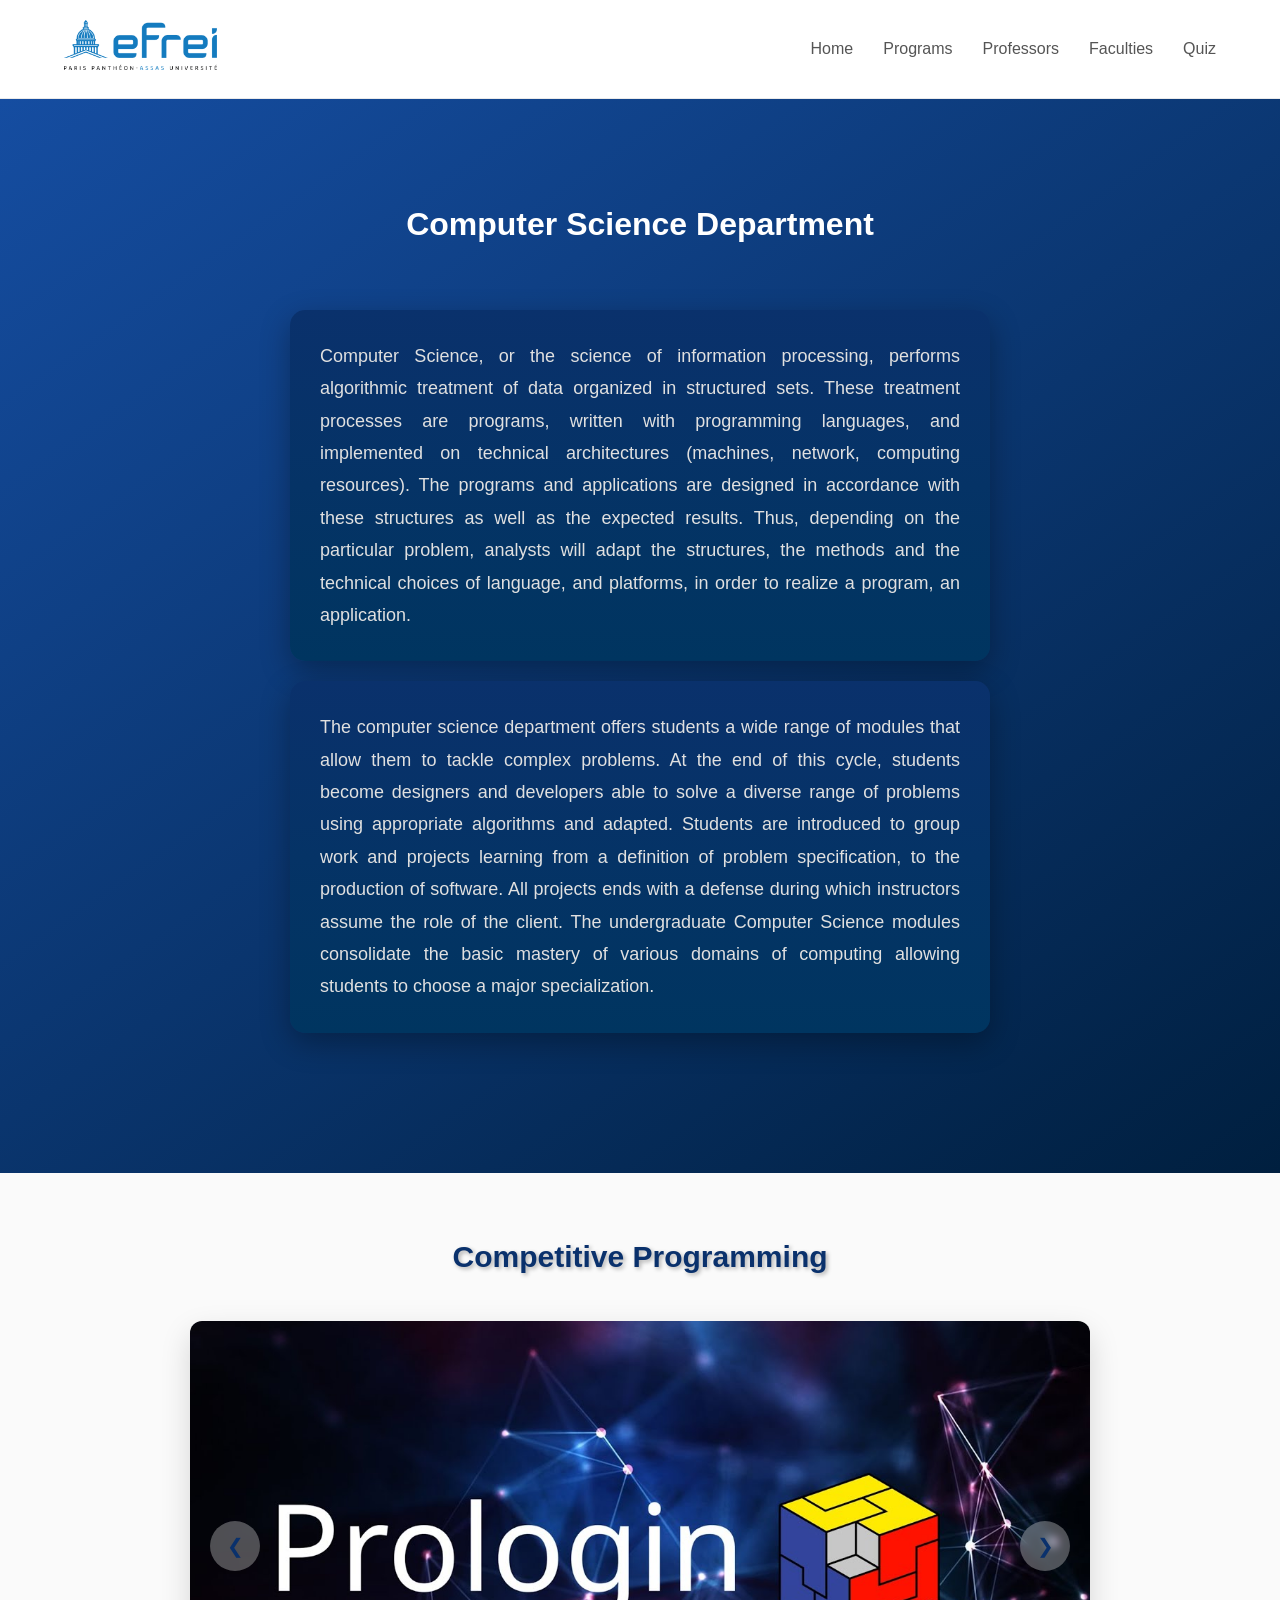
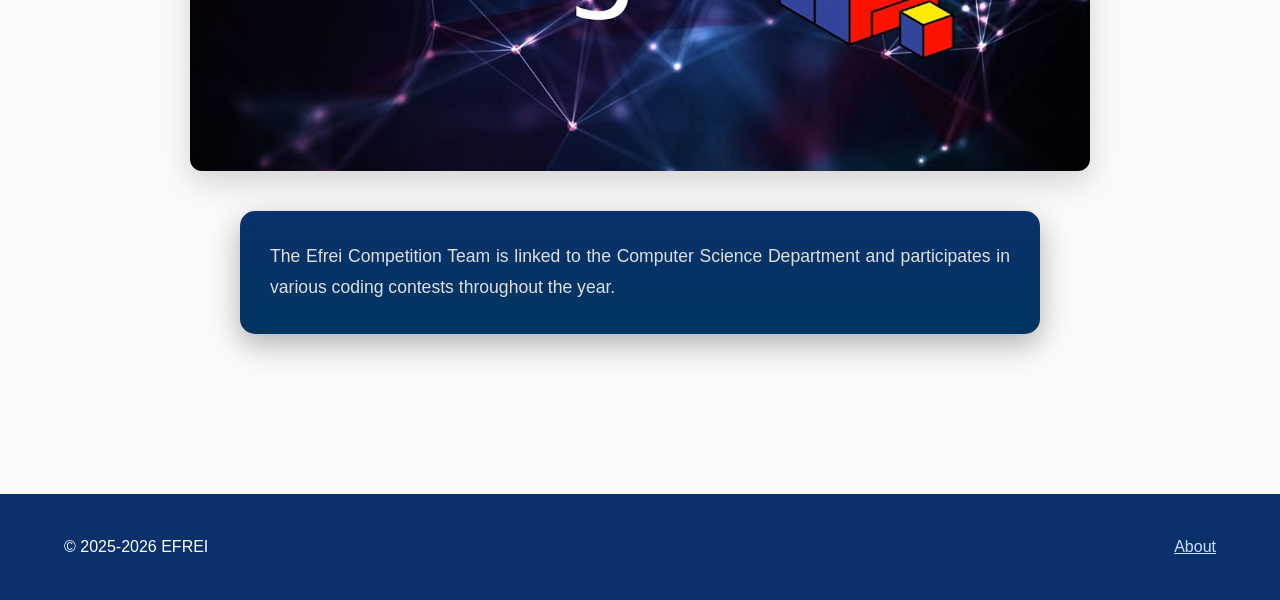
<file: index.html>
<!DOCTYPE html>
<html lang="en">
<head>
  <meta charset="utf-8">
  <meta name="viewport" content="width=device-width, initial-scale=1">
  <meta http-equiv="refresh" content="0; url=html/index.html">
  <title>Computer Science Department project</title>
</head>
<body>
  <p>Continue to the <a href="html/index.html">student website</a>.</p>
</body>
</html>
</file>
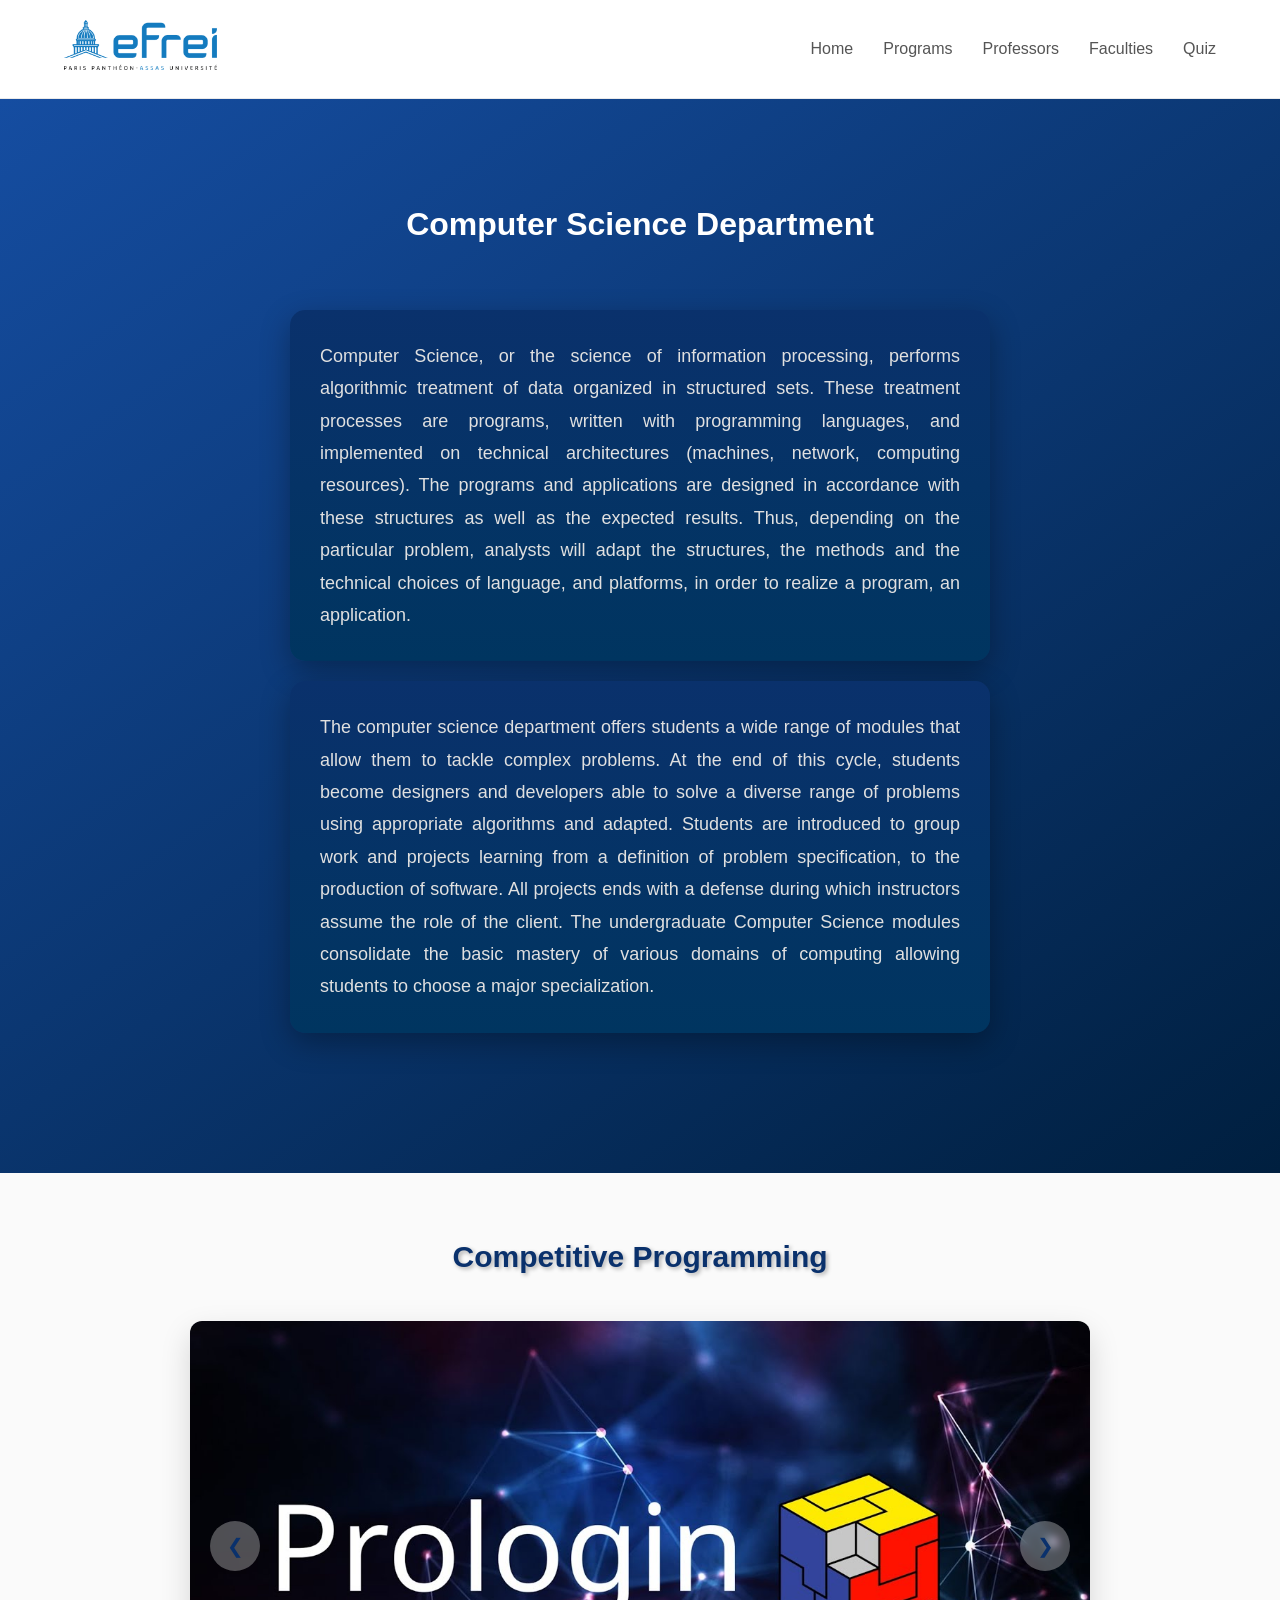
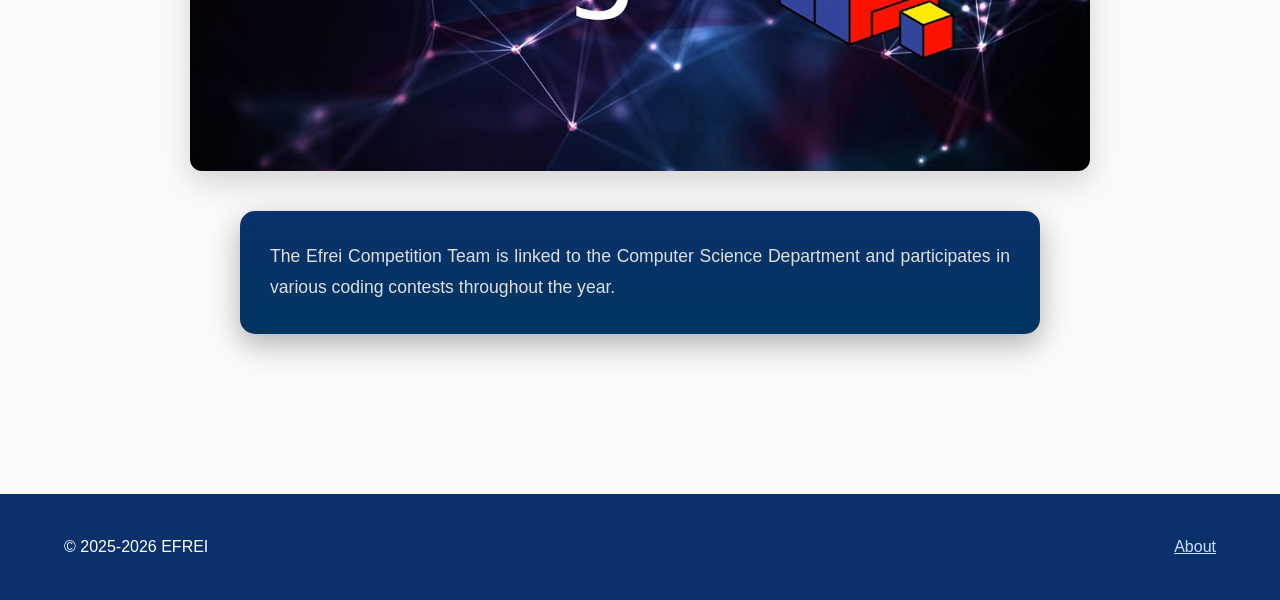
<file: html/index.html>
<!DOCTYPE html>
<html lang="en">
<head>
    <meta charset="UTF-8">
    <meta name="viewport" content="width=device-width, initial-scale=1.0">
    <title>EFREI - CS Department</title>
    <link rel="stylesheet" href="../css/style.css">
</head>
<body>

    <header>
        <div class="header-container">
            <div class="logo">
                <a href="index.html">
                    <img src="../assets/logo_efrei.png" alt="Efrei Logo">
                </a>
            </div>
            <nav class="main-nav">
                <ul>
                    <li><a href="index.html" class="active">Home</a></li>
                    <li><a href="programs.html">Programs</a></li>
                    <li><a href="professors.html">Professors</a></li>
                    <li><a href="faculties.html">Faculties</a></li>
                    <li><a href="quiz.html">Quiz</a></li>
                </ul>
            </nav>
        </div>
    </header>

    <main>
        <section class="home-section">
            <h1>Computer Science Department</h1>
            <div class="container-group">
                <p class="text-container">Computer Science, or the science of information processing, performs algorithmic treatment of data organized in structured sets. These treatment processes are programs, written with programming languages, and implemented on technical architectures (machines, network, computing resources). The programs and applications are designed in accordance with these structures as well as the expected results. Thus, depending on the particular problem, analysts will adapt the structures, the methods and the technical choices of language, and platforms, in order to realize a program, an application.</p>
                <p class="text-container">The computer science department offers students a wide range of modules that allow them to tackle complex problems. At the end of this cycle, students become designers and developers able to solve a diverse range of problems using appropriate algorithms and adapted. Students are introduced to group work and projects learning from a definition of problem specification, to the production of software. All projects ends with a defense during which instructors assume the role of the client. The undergraduate Computer Science modules consolidate the basic mastery of various domains of computing allowing students to choose a major specialization.</p>
            </div>
        </section>

        <section class="carousel-section">
            <h2>Competitive Programming</h2>
            <div class="carousel-container">
                <div class="carousel-slide">
                    <img src="../assets/prologin-image.jpg" alt="Prologin Event">
                    <img src="../assets/ndc-image.jpg" alt="NDC Event">
                    <img src="../assets/mdf-image.jpg" alt="MDF Event">
                </div>
                <div class="carousel-controls">
                    <button class="prevBtn">&#10094;</button>
                    <button class="nextBtn">&#10095;</button>
                </div>
            </div>
        <p class="text-container">The Efrei Competition Team is linked to the Computer Science Department and participates in various coding contests throughout the year.</p>
        </section>
    </main>

    <footer>
        <div class="footer-container">
            <p>&copy; 2025-2026 EFREI</p>
            <nav class="footer-nav">
                <ul>
                    <li><a href="about.html">About</a></li>
                </ul>
            </nav>
        </div>
    </footer>
    <script src="../js/carousel.js"></script>
</body>
</html>
</file>
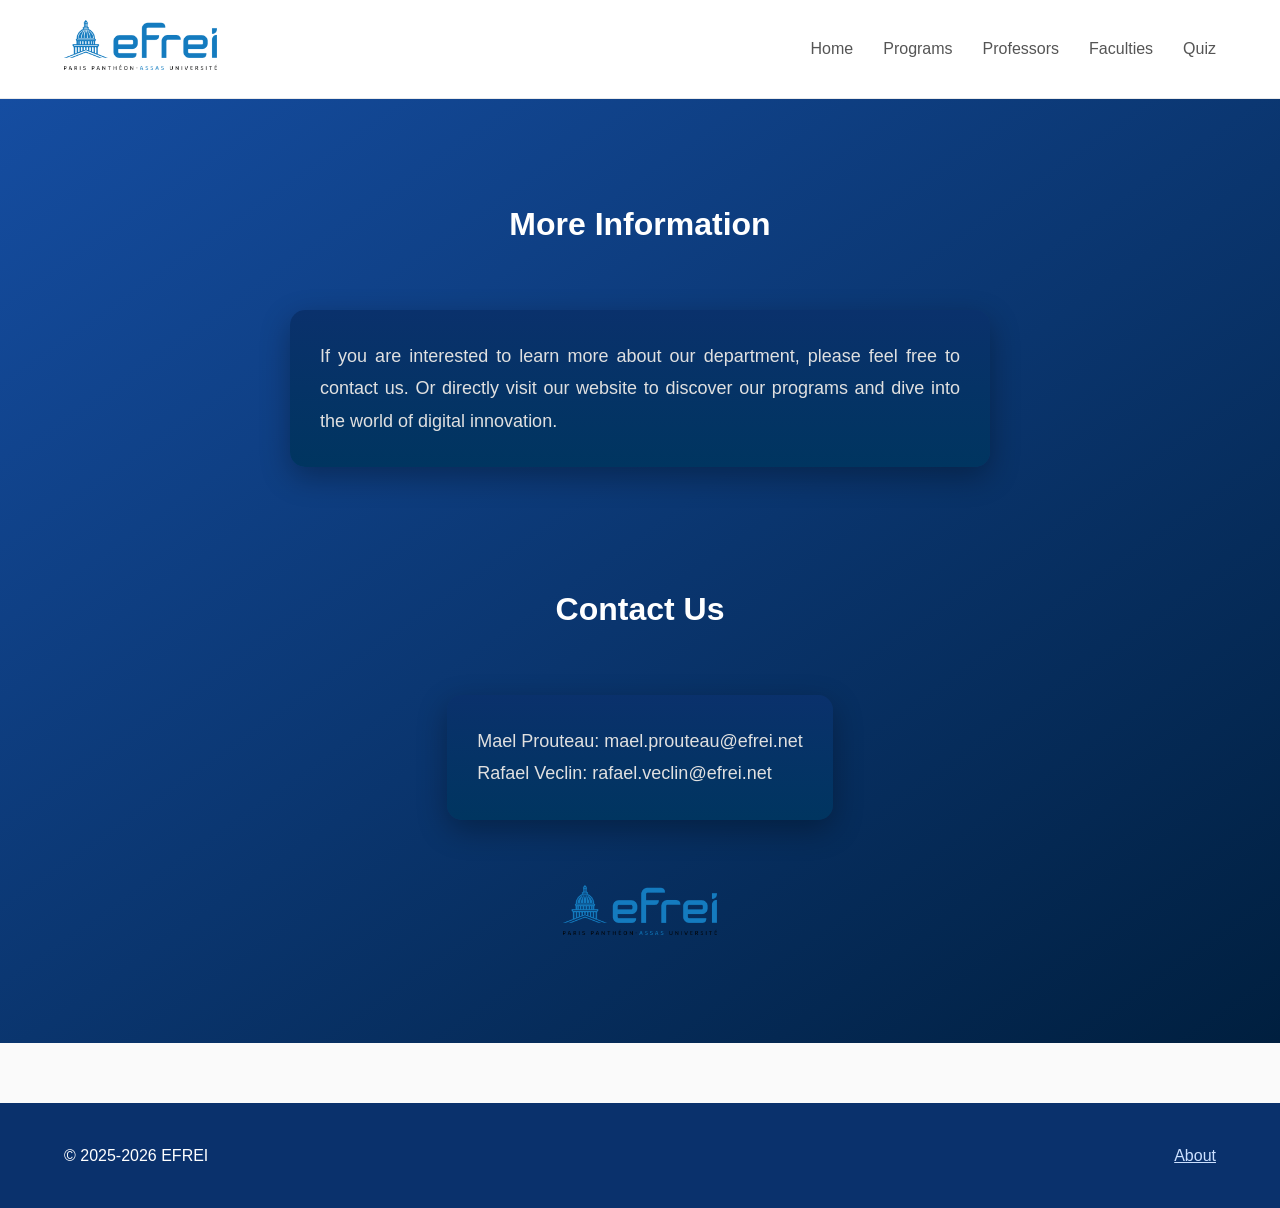
<file: html/about.html>
<!DOCTYPE html>
<html lang="en">
<head>
    <meta charset="UTF-8">
    <meta name="viewport" content="width=device-width, initial-scale=1.0">
    <title>About</title>
    <link rel="stylesheet" href="../css/style.css">
</head>
<body>

    <header>
        <div class="header-container">
            <div class="logo">
                <a href="index.html">
                    <img src="../assets/logo_efrei.png" alt="Efrei Logo">
                </a>
            </div>
            <nav class="main-nav">
                <ul>
                    <li><a href="index.html" class="active">Home</a></li>
                    <li><a href="programs.html">Programs</a></li>
                    <li><a href="professors.html">Professors</a></li>
                    <li><a href="faculties.html">Faculties</a></li>
                    <li><a href="quiz.html">Quiz</a></li>
                </ul>
            </nav>
        </div>
    </header>

    <main>
        <section class="home-section">
            <h1>More Information</h1>
            <div class="container-group">
                <p class = "text-container">If you are interested to learn more about our department, please feel free to contact us.
                Or directly visit our website to discover our programs and dive into the world of digital innovation.</p>
            </div>

            <br>
            <br>
            <br>

            <h1>Contact Us</h1>

            <div class="container-group">
                <p class = "text-container">
                    Mael Prouteau: mael.prouteau@efrei.net
                    <br>
                    Rafael Veclin: rafael.veclin@efrei.net
                </p>
            </div>

            <br>
            <div class="logo">
                <a href="https://www.efrei.fr">
                    <img src="../assets/logo_efrei.png" alt="Efrei Logo">
                </a>
            </div>
        </section>
    </main>

    <footer>
        <div class="footer-container">
            <p>&copy; 2025-2026 EFREI</p>
            <nav class="footer-nav">
                <ul>
                    <li><a href="about.html">About</a></li>
                </ul>
            </nav>
        </div>
    </footer>
</body>
</html>
</file>
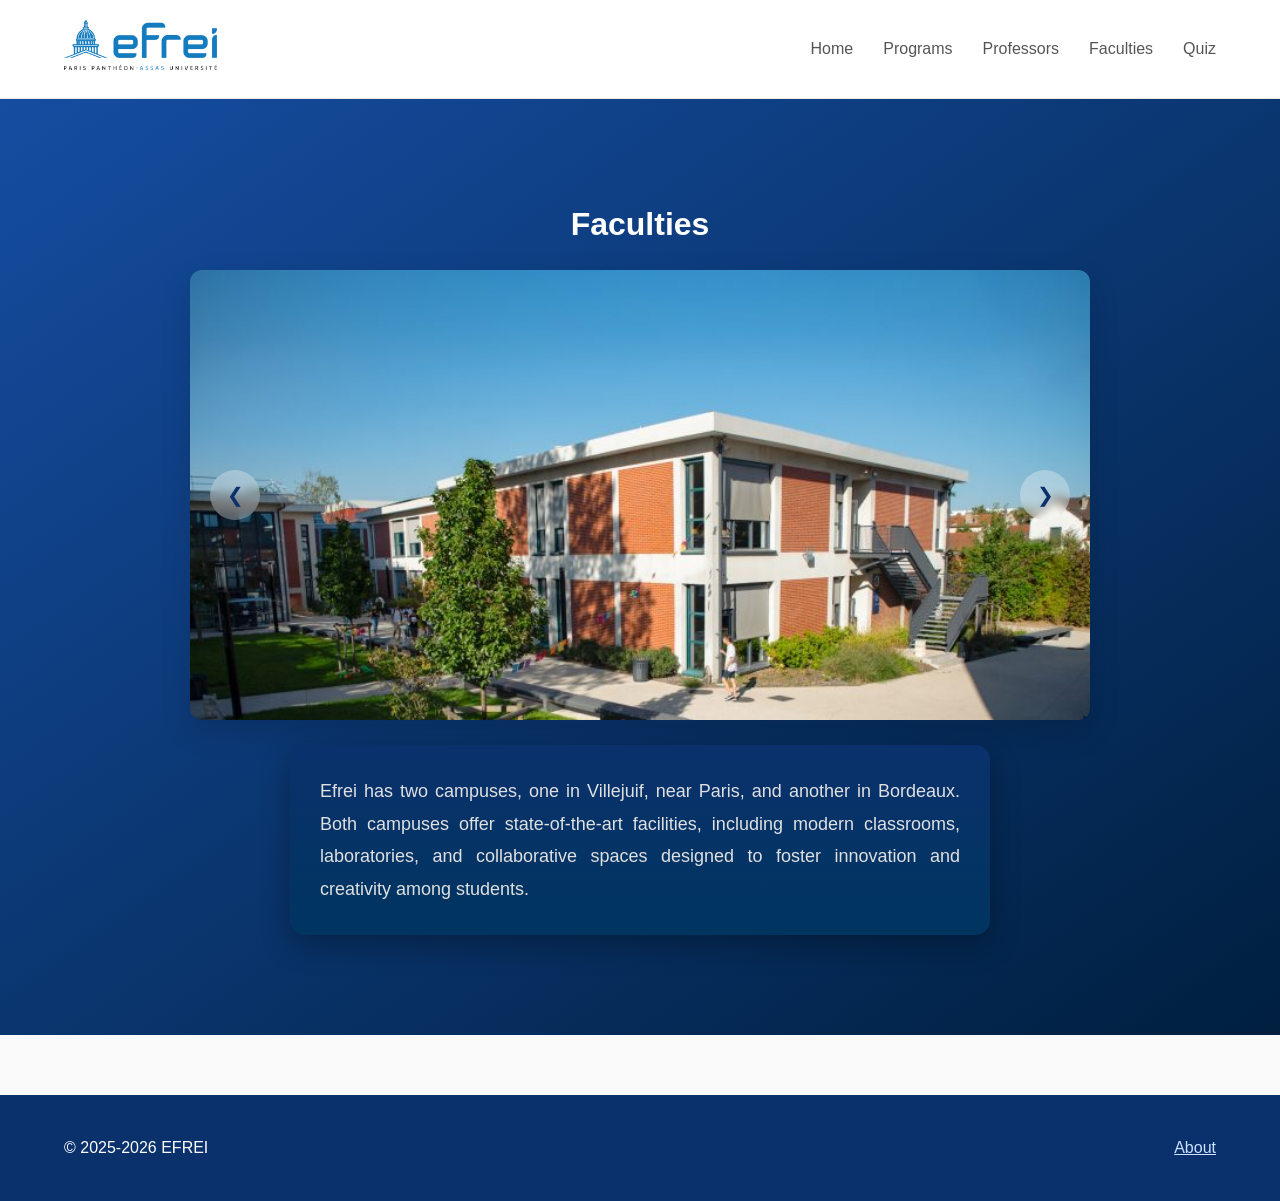
<file: html/faculties.html>
<!DOCTYPE html>
<html lang="en">
<head>
    <meta charset="UTF-8">
    <meta name="viewport" content="width=device-width, initial-scale=1.0">
    <title>Faculties</title>
    <link rel="stylesheet" href="../css/style.css">
</head>
<body>

    <header>
        <div class="header-container">
            <div class="logo">
                <a href="index.html">
                    <img src="../assets/logo_efrei.png" alt="Efrei Logo">
                </a>
            </div>
            <nav class="main-nav">
                <ul>
                    <li><a href="index.html" class="active">Home</a></li>
                    <li><a href="programs.html">Programs</a></li>
                    <li><a href="professors.html">Professors</a></li>
                    <li><a href="faculties.html">Faculties</a></li>
                    <li><a href="quiz.html">Quiz</a></li>
                </ul>
            </nav>
        </div>
    </header>

    <main>
        <section class="carousel-section, home-section" >
            <h1>Faculties</h1>

            <div class="carousel-container">
                <div class="carousel-slide">
                    <img src="../assets/efrei-batiment.jpg" alt="Campus Efrei">
                    <img src="../assets/photo-efrei.jpg" alt="Campus Efrei">
                    <img src="../assets/efreicampusbordeauxentree.jpg" alt="Campus Efrei Bordeaux">
                </div>
                <div class="carousel-controls">
                    <button class="prevBtn">&#10094;</button>
                    <button class="nextBtn">&#10095;</button>
                </div>
            </div>

            <br>

            <p class="text-container">Efrei has two campuses, one in Villejuif, near Paris, and another in Bordeaux. Both campuses offer state-of-the-art facilities, 
                including modern classrooms, laboratories, and collaborative spaces designed to foster innovation and creativity among students.</p>
        </section>

    </main>

    <footer>
        <div class="footer-container">
            <p>&copy; 2025-2026 EFREI</p>
            <nav class="footer-nav">
                <ul>
                    <li><a href="about.html">About</a></li>
                </ul>
            </nav>
        </div>
    </footer>
    <script src="../js/carousel.js"></script>
</body>
</html>
</file>
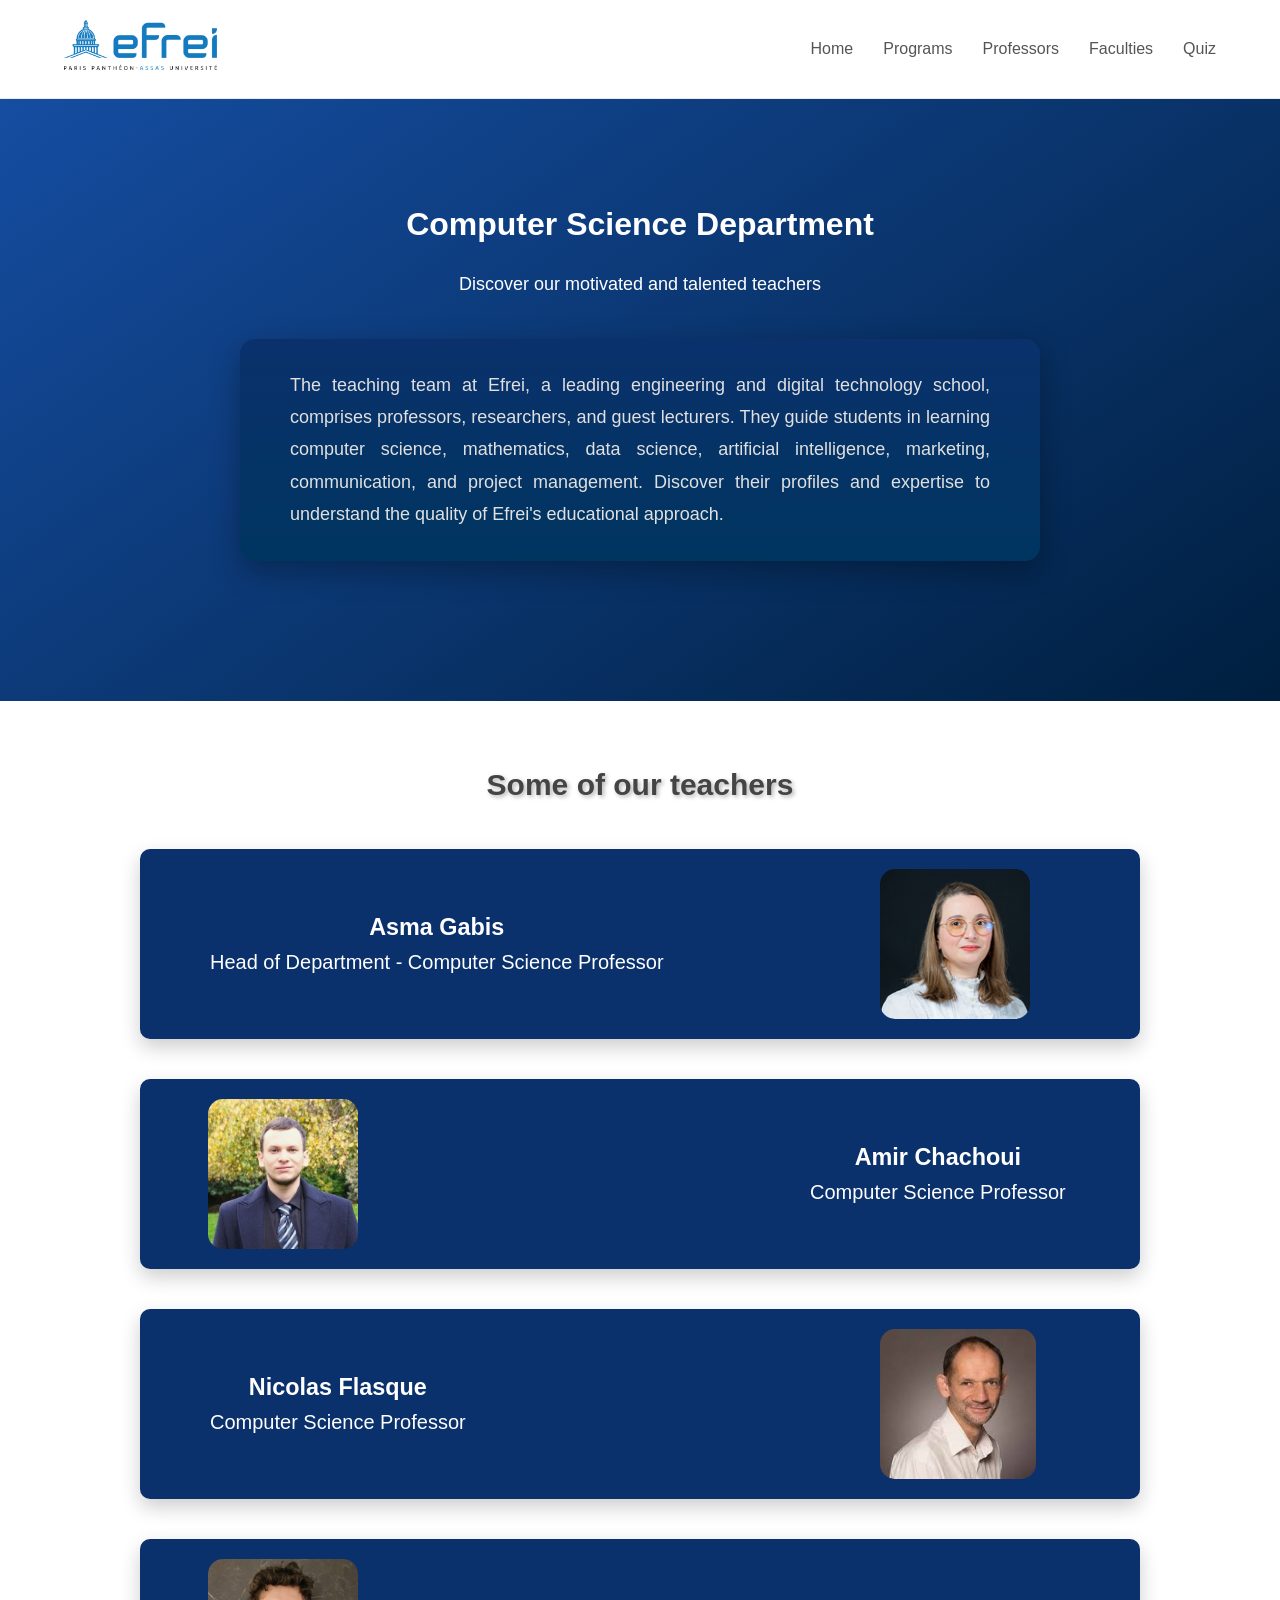
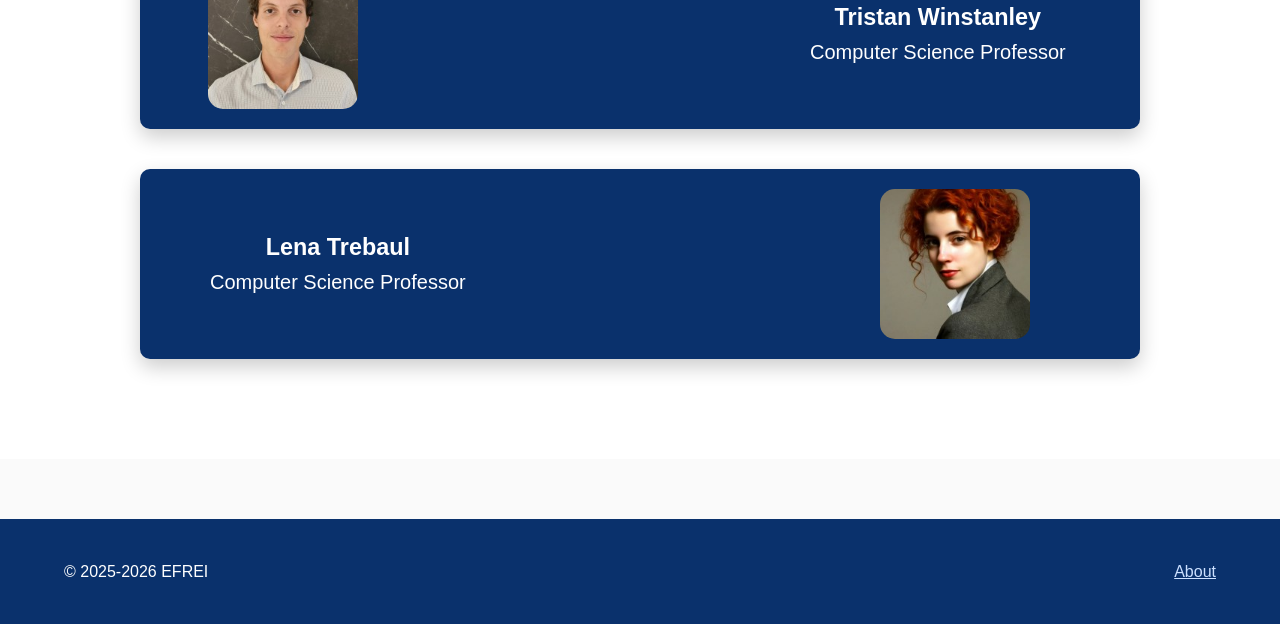
<file: html/professors.html>
<!DOCTYPE html>
<html lang="en">
<head>
    <meta charset="UTF-8">
    <meta name="viewport" content="width=device-width, initial-scale=1.0">
    <title>Professors</title>
    <link rel="stylesheet" href="../css/style.css">
</head>

<body>
    <header>
        <div class="header-container">
            <div class="logo">
                <a href="index.html">
                    <img src="../assets/logo_efrei.png" alt="Efrei Logo">
                </a>
            </div>
            <nav class="main-nav">
                <ul>
                    <li><a href="index.html" class="active">Home</a></li>
                    <li><a href="programs.html">Programs</a></li>
                    <li><a href="professors.html">Professors</a></li>
                    <li><a href="faculties.html">Faculties</a></li>
                    <li><a href="quiz.html">Quiz</a></li>
                </ul>
            </nav>
        </div>
    </header>

    <main>
        <section class="home-section">
            <div class="home-content">
                <h1>Computer Science Department</h1>
                <p>Discover our motivated and talented teachers</p>
            </div>
            
            <div class="text-container">
                <p> The teaching team at Efrei, a leading engineering and digital technology school, comprises professors, researchers, and guest lecturers. They guide students in learning computer science, mathematics, data science, artificial intelligence, marketing, 
                    communication, and project management. Discover their profiles and expertise to understand the quality of Efrei's educational approach.</p>
            </div>
        </section>

        <section class ="teacher-section">
            <h2>Some of our teachers</h2>
            <div class="teacher-container">
                <div class="teacher-card-left">
                    <img src="../assets/asma_gabis.png" alt="Teacher 1">
                    <div>
                        <h3>Asma Gabis</h3>
                        <p>Head of Department - Computer Science Professor</p>
                    </div>
                    
                </div>
                <div class="teacher-card-right">
                    <img src="../assets/amir_chachoui.png" alt="Teacher 2">
                    <div>
                        <h3>Amir Chachoui</h3>
                        <p>Computer Science Professor</p>
                    </div>
                    
                </div>
                <div class="teacher-card-left">
                    <img src="../assets/nicolas_flasque.png" alt="Teacher 3">
                    <div>
                        <h3>Nicolas Flasque</h3>
                        <p>Computer Science Professor</p>
                    </div>
                </div>
                <div class="teacher-card-right">
                    <img src="../assets/tristan_winstanley.png" alt="Teacher 3">
                    <div>
                        <h3>Tristan Winstanley</h3>
                        <p>Computer Science Professor</p>
                    </div>
                </div>
                <div class="teacher-card-left">
                    <img src="../assets/lena_trebaul.png" alt="Teacher 3">
                    <div>
                        <h3>Lena Trebaul</h3>
                        <p>Computer Science Professor</p>
                    </div>
                </div>
            </div>
        </section>
    </main>

    <footer>
        <div class="footer-container">
            <p>&copy; 2025-2026 EFREI</p>
            <nav class="footer-nav">
                <ul>
                    <li><a href="about.html">About</a></li>
                </ul>
            </nav>
        </div>
    </footer>
</body>
</html>
</file>
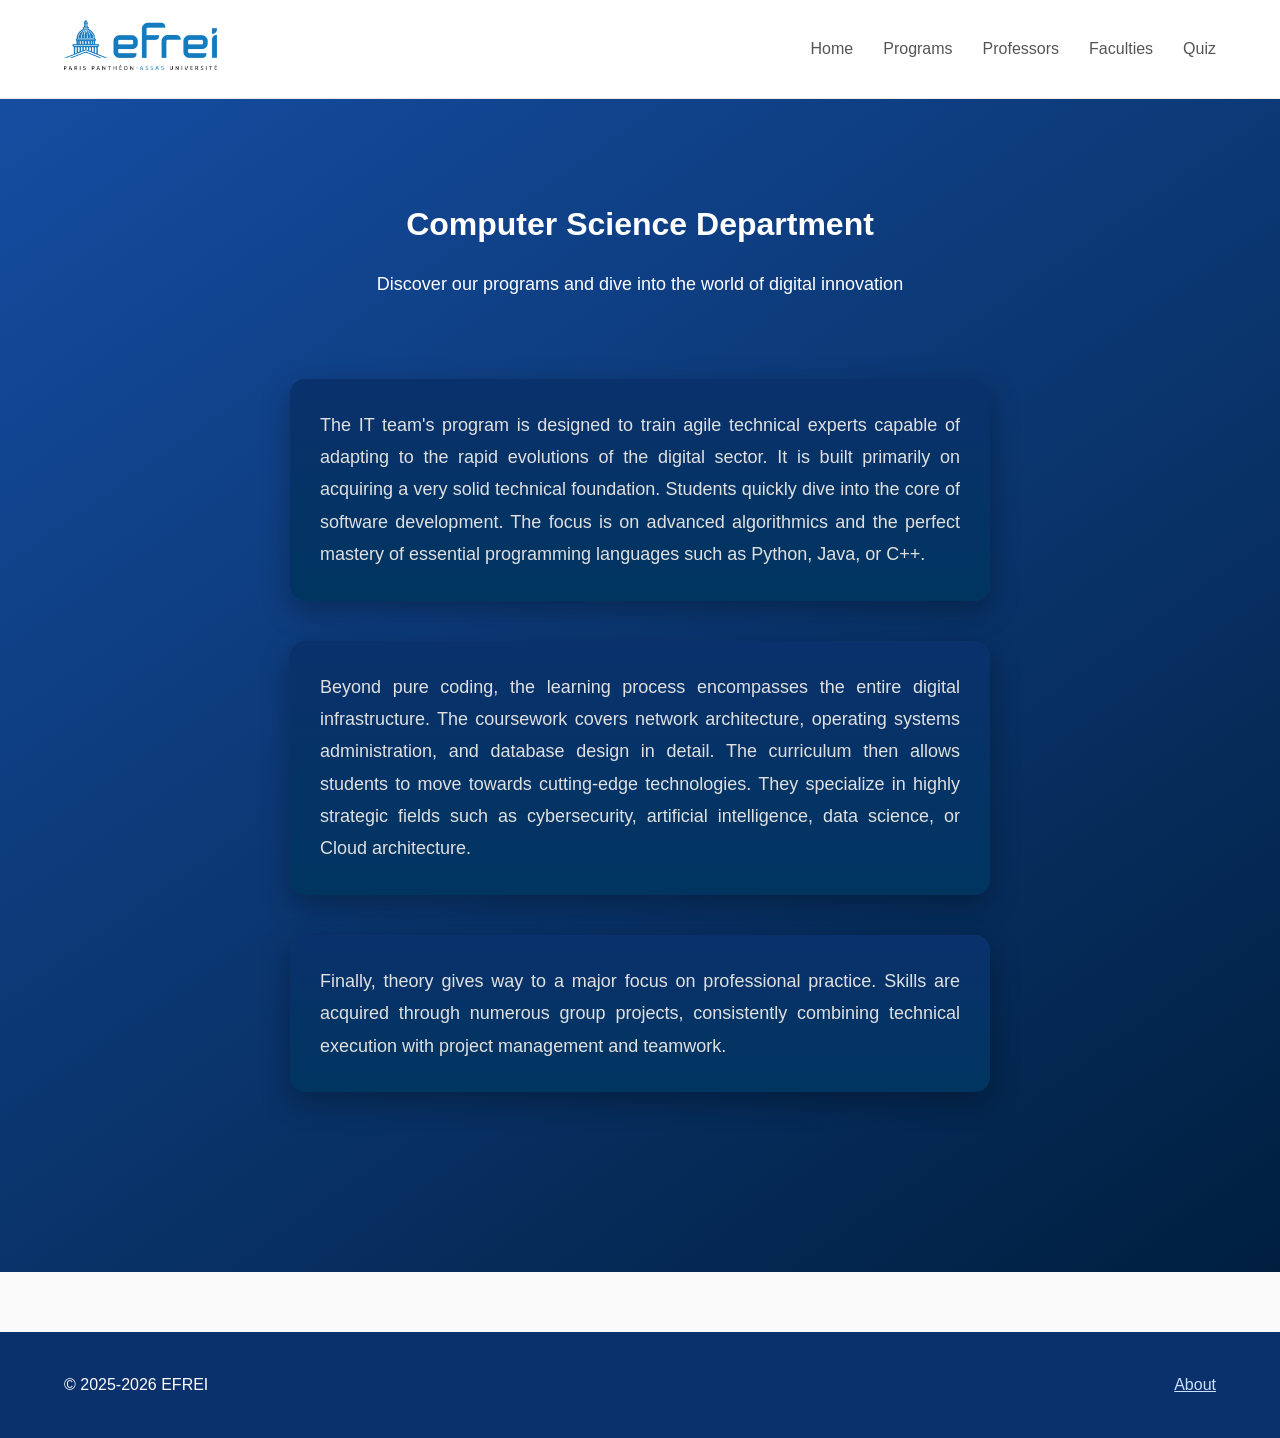
<file: html/programs.html>
<!DOCTYPE html>
<html lang="en">
<head>
    <meta charset="UTF-8">
    <meta name="viewport" content="width=device-width, initial-scale=1.0">
    <title>Programs</title>
    <link rel="stylesheet" href="../css/style.css">
</head>
<body>

    <header>
        <div class="header-container">
            <div class="logo">
                <a href="index.html">
                    <img src="../assets/logo_efrei.png" alt="Efrei Logo">
                </a>
            </div>
            <nav class="main-nav">
                <ul>
                    <li><a href="index.html" class="active">Home</a></li>
                    <li><a href="programs.html">Programs</a></li>
                    <li><a href="professors.html">Professors</a></li>
                    <li><a href="faculties.html">Faculties</a></li>
                    <li><a href="quiz.html">Quiz</a></li>
                </ul>
            </nav>
        </div>
    </header>

    <main>
        <section class="home-section">
            <div class="home-content">
                <h1>Computer Science Department</h1>
                <p>Discover our programs and dive into the world of digital innovation</p>
            </div>
       

            <div class="container-group" id="programs-container">
                <p class="text-container">
                    The IT team's program is designed to train agile technical experts capable of adapting to the rapid evolutions of the digital sector. 
                    It is built primarily on acquiring a very solid technical foundation.
                    Students quickly dive into the core of software development. 
                    The focus is on advanced algorithmics and the perfect mastery of essential 
                    programming languages such as Python, Java, or C++.
                </p>

                <p class="text-container">
                    Beyond pure coding, the learning process encompasses the entire digital infrastructure. 
                    The coursework covers network architecture, operating systems administration, and database design in detail.
                    The curriculum then allows students to move towards cutting-edge technologies. 
                    They specialize in highly strategic fields such as cybersecurity, artificial intelligence, 
                    data science, or Cloud architecture.
                </p>

                <p class="text-container">
                    Finally, theory gives way to a major focus on professional practice. 
                    Skills are acquired through numerous group projects, consistently combining technical execution with project management and teamwork.
                </p>

            </div>

         </section>
        
    </main>

    <footer>
        <div class="footer-container">
            <p>&copy; 2025-2026 EFREI</p>
            <nav class="footer-nav">
                <ul>
                    <li><a href="about.html">About</a></li>
                </ul>
            </nav>
        </div>
    </footer>
</body>
</html>
</file>
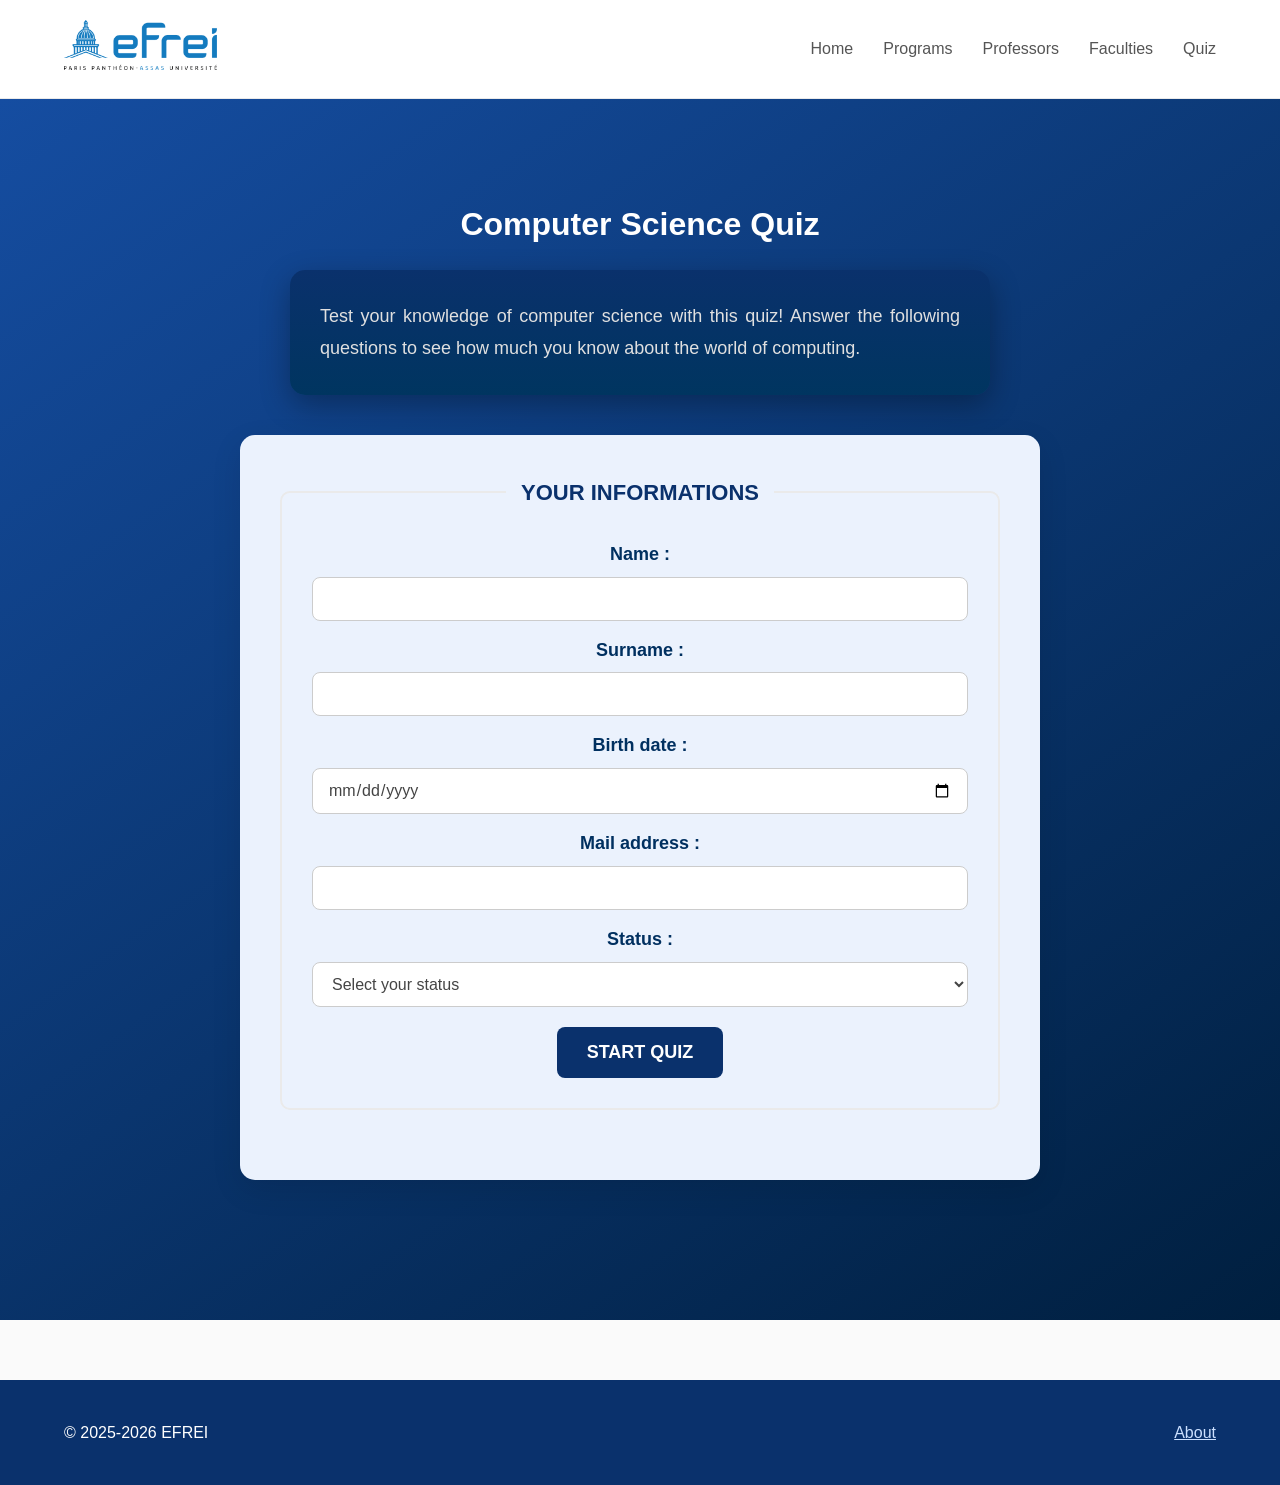
<file: html/quiz.html>
<!DOCTYPE html>
<html lang="en">
<head>
    <meta charset="UTF-8">
    <meta name="viewport" content="width=device-width, initial-scale=1.0">
    <title>Quiz</title>
    <link rel="stylesheet" href="../css/style.css">
</head>
<body>

    <header>
        <div class="header-container">
            <div class="logo">
                <a href="index.html">
                    <img src="../assets/logo_efrei.png" alt="Efrei Logo">
                </a>
            </div>
            <nav class="main-nav">
                <ul>
                    <li><a href="index.html" class="active">Home</a></li>
                    <li><a href="programs.html">Programs</a></li>
                    <li><a href="professors.html">Professors</a></li>
                    <li><a href="faculties.html">Faculties</a></li>
                    <li><a href="quiz.html">Quiz</a></li>
                </ul>
            </nav>
        </div>
    </header>

    <main>
        <section class="home-section">
            <h1>Computer Science Quiz</h1>
            <p class="text-container">Test your knowledge of computer science with this quiz! Answer the following questions to see how much you know about the world of computing.</p>

            <form action="/my-handling-form-page" method="post" class="box" name="Quiz" id="QuizID" onsubmit="return false">
            <fieldset id="information">
                <legend>Your informations</legend>
                <p>
                    <label for="name">Name :</label>
                    <input type="text" id="name" name="user_name">
                </p>
                <p>
                    <label for="surname">Surname :</label>
                    <input type="text" id="surname" name="user_surname">
                </p>
                <p>
                    <label for="birth">Birth date :</label>
                    <input type="date" id="birth" name="user_birth">
                </p>
                <p>
                    <label for="mail">Mail address :</label>
                    <input type="email" id="mail" name="user_email">
                </p>
                <p>
                    <label for="status">Status :</label>
                    <select name="user_status" id="status">
                        <option value="">Select your status</option>
                        <option value="Single">Single</option>
                        <option value="Married">Married</option>
                        <option value="Divorced">Divorced</option>
                        <option value="Other">Other</option>
                    </select>
                </p>
                <input type="button" value = "Start Quiz" onclick = "quizAlert()">
            </fieldset>
            <fieldset class="quiz">
                <legend>Computer Science Quiz</legend>
                
                <p>1. What does CPU stand for?</p>
                <p>
                    <input type="radio" id="q1a" name="q1" value="a">
                    <label for="q1a">Central Processing Unit</label>
                </p>
                <p>
                    <input type="radio" id="q1b" name="q1" value="b">
                    <label for="q1b">Computer Personal Unit</label>
                </p>
                <p>
                    <input type="radio" id="q1c" name="q1" value="c">
                    <label for="q1c">Central Performance Unit</label>
                </p>
                
                <p>2. Which of the following are considered programming languages?</p>
                <p>
                    <input type="checkbox" id="q2a" name="q2_a">
                    <label for="q2a">Python</label>
                </p>
                <p>
                    <input type="checkbox" id="q2b" name="q2_b">
                    <label for="q2b">Java</label>
                </p>
                <p>
                    <input type="checkbox" id="q2c" name="q2_c">
                    <label for="q2c">HTTP</label>
                </p>
                
                <p>3. Name a widely used operating system:</p>
                <p>
                    <input type="text" id="q3" name="user_os">
                </p>

                <p>4. What does HTTP stand for?</p>
                <p>
                    <input type="radio" id="q4a" name="q4" value="a">
                    <label for="q4a">HyperText Transfer Protocol</label>
                </p>
                <p>
                    <input type="radio" id="q4b" name="q4" value="b">
                    <label for="q4b">HyperText Transmission Process</label>
                </p>
                <p>
                    <input type="radio" id="q4c" name="q4" value="c">
                    <label for="q4c">Hyperlink Transfer Technology</label>
                </p>

                <p>5. Is RAM considered volatile memory? (data is lost when power is turned off)</p>
                <p>
                    <input type="radio" id="q5a" name="q5" value="true">
                    <label for="q5a">Yes</label>
                </p>
                <p>
                    <input type="radio" id="q5b" name="q5" value="false">
                    <label for="q5b">No</label>
                </p>
            </fieldset>
            <p>
                <input type="submit" class="quiz" onclick="submitQuiz()">
            </p>
            </form>
        </section>

    </main>

    <footer>
        <div class="footer-container">
            <p>&copy; 2025-2026 EFREI</p>
            <nav class="footer-nav">
                <ul>
                    <li><a href="about.html">About</a></li>
                </ul>
            </nav>
        </div>
    </footer>
    <script src="../js/Quiz.js"></script>
</body>
</html>
</file>
<file: css/style.css>
* {
    margin: 0;
    padding: 0;
    box-sizing: border-box;
}

body {
    font-family: 'Helvetica Neue', Helvetica, Arial, sans-serif;
    background-color: #fafafa;
    color: #444444;
    line-height: 1.6;
}

a {
    text-decoration: none;
}

header {
    background-color: #ffffff;
    padding: 20px 0;
    border-bottom: 1px solid #eaeaea;
}

.header-container {
    display: flex;
    justify-content: space-between;
    align-items: center;
    max-width: 100%;
    padding: 0 5%;
}

.logo img {
    height: 50px;
}

.main-nav ul {
    list-style: none;
    display: flex;
}

.main-nav li {
    margin-left: 30px;
}

.main-nav a {
    font-weight: 500;
    color: #555555;
    font-size: 16px;
}

.main-nav a:hover {
    color: #004b87;
}

.home-section {
    background: linear-gradient(145deg, #154da1, #001f3f);
    color: white;
    text-align: center;
    padding: 100px 20px;
}

.home-section h1 {
    font-size: 32px;
    font-weight: 700;
    margin-bottom: 20px;
}

.home-section p {
    font-size: 18px;
    max-width: 700px;
    margin: 0 auto;
}

.carousel-section {
    padding: 60px 20px;
    text-align: center;
}

.carousel-section h2 {
    color: #0A316C;
    margin-bottom: 40px;
    font-weight: 700;
    font-size: 30px;
    text-shadow: 2px 2px 4px rgba(0, 0, 0, 0.3);
}

.carousel-container {
    max-width: 900px;
    margin: 0 auto;
    border-radius: 12px;
    box-shadow: 0 12px 30px rgba(0, 0, 0, 0.15);
    overflow: hidden;
    position: relative;
}

.carousel-slide {
    display: flex;
    width: 100%;
    transition: transform 0.5s ease-in-out;
}

.carousel-slide img {
    min-width: 100%;
    height: 450px;
    object-fit: cover;
    display: block;
}

.carousel-controls {
    position: absolute;
    top: 50%;
    transform: translateY(-50%);
    width: 100%;
    display: flex;
    justify-content: space-between;
    padding: 0 20px;
    box-sizing: border-box;
}

.carousel-controls button {
    background-color: rgba(255, 255, 255, 0.3);
    color: #0A316C;
    border: none;
    border-radius: 50%;
    width: 50px;
    height: 50px;
    cursor: pointer;
    font-size: 20px;
    display: flex;
    align-items: center;
    justify-content: center;
    transition: all 0.3s ease;
    backdrop-filter: blur(5px);
}

.carousel-controls button:hover {
    background-color: #0A316C;
    color: white;
    transform: scale(1.1);
}


.teacher-section {
    padding: 60px 20px;
    background-color: #ffffff;
    text-align: center;
}

.teacher-section h2 {
    color: 0A316C;
    margin-bottom: 40px;
    font-weight: 700;
    font-size: 30px;
    text-shadow: 2px 2px 4px rgba(0, 0, 0, 0.3);
}

.teacher-container {
    gap: 30px;
    justify-content: center;
    max-width: 1000px;
    margin: 0 auto;
}

.teacher-card-right {
    background-color: #0A316C;
    color: white;
    padding: 20px;
    border-radius: 10px;
    box-shadow: 0 8px 20px rgba(0, 0, 0, 0.2);
    display: flex;
    justify-content: space-between;
    margin-bottom: 40px;
    position: relative;
    transform: translateY(0);
    transition: transform 0.4s ease-out;
}

.teacher-card-right img {
    order: 2;
    flex-shrink: 0;
    max-height: 150px;
    margin-left: 5%;
    border-radius: 15px;
}

.teacher-card-right div {
    order: 1;
    font-size: 20px;
    position: absolute;
    margin-left: 65%;
    top: 50%;
    transform: translateY(-50%);
}

.teacher-card-left {
    background-color: #0A316C;
    color: white;
    padding: 20px;
    border-radius: 10px;
    box-shadow: 0 8px 20px rgba(0, 0, 0, 0.2);
    display: flex;
    justify-content: space-between;
    margin-bottom: 40px;
    position: relative;
    transform: translateY(0);
    transition: transform 0.4s ease-out;
}

.teacher-card-left img {
    order: 1;
    flex-shrink: 0;
    max-height: 150px;
    margin-left : 75%;
    border-radius: 15px;
}

.teacher-card-left div {
    order: 2;
    font-size: 20px;
    position: absolute;
    margin-left : 5%;
    top: 50%;
    transform: translateY(-50%);
}

footer {
    background-color: #0A316C;
    color: white;
    padding: 40px 0;
    margin-top: 60px;
}

.footer-container {
    display: flex;
    justify-content: space-between;
    align-items: center;
    max-width: 100%;
    padding: 0 5%;
}

.footer-nav ul {
    list-style: none;
    padding: 0;
}

footer a {
    color: #cce0ff;
    text-decoration: underline;
}

.text-container{
    max-width: 800px;
    margin: 40px auto;
    padding: 30px;
    line-height: 1.8;
    font-size: 1.1rem;
    color: #e0e0e0;
    text-align: justify;
    background: linear-gradient(180deg, #0A316C, #003560);
    border-radius: 15px;
    box-shadow: 0 10px 30px rgba(0, 0, 0, 0.3);
    transform: translateY(0);
    transition: transform 0.4s ease-out;
}

.text-container:hover, .teacher-card-left:hover, .teacher-card-right:hover {
    transform: translateY(-5px);
    transition: transform 0.3s ease-in;
}

.container-group {
    display: flex;
    flex-wrap: wrap;
    gap: 20px;
    justify-content: center;
    padding: 40px 20px;
}

#programs-container {
    display: block;
}

#programs-container .text-container {
    margin: 40px auto;
}

.faculties-image {
    width: 100%;
    max-width: 800px;
    border-radius: 15px;
    box-shadow: 0 10px 30px rgba(0, 0, 0, 0.3);
}

.box {
    max-width: 800px;
    margin: 40px auto;
    padding: 40px;
    background-color: #ebf2fd;
    border-radius: 15px;
    box-shadow: 0 10px 30px rgba(0, 0, 0, 0.1);
}

.box fieldset {
    border: 2px solid #eaeaea;
    border-radius: 10px;
    padding: 30px;
    margin-bottom: 30px;
    background-color: #ebf2fd;
    transition: border-color 0.3s ease;
}

.box fieldset:hover {
    border-color: #cce0ff;
}

.box legend {
    color: #0A316C;
    font-size: 22px;
    font-weight: bold;
    padding: 0 15px;
    text-transform: uppercase;
}

.box p {
    margin-bottom: 15px;
}

#information label {
    font-weight: bold;
    color: #003060;
    display: inline-block;
    margin-bottom: 8px;
}

.box input[type="text"],
.box input[type="email"],
.box input[type="date"],
.box select {
    display: block;
    width: 100%;
    padding: 12px 15px;
    border: 1px solid #ccc;
    border-radius: 8px;
    font-size: 16px;
    font-family: inherit;
    background-color: #ffffff;
    color: #444444;
}

.box input[type="text"]:focus,
.box input[type="email"]:focus,
.box input[type="date"]:focus,
.box select:focus {
    outline: none;
    border-color: #004b87;
}

fieldset.quiz {
    color: #0A316C;
    font-weight: bold;
    font-size: 18px;
}

fieldset.quiz p {
    margin-top: 15px;
    margin-bottom: 5px;
}

fieldset.quiz label {
    font-weight: normal;
    color: #555555;
    font-size: 16px;
    cursor: pointer;
}

fieldset.quiz input[type="radio"],
fieldset.quiz input[type="checkbox"] {
    margin-right: 10px;
    cursor: pointer;
}

.box input[type="button"],
.box input[type="submit"] {
    background-color: #0A316C;
    color: #ffffff;
    border: none;
    padding: 15px 30px;
    font-size: 18px;
    font-weight: bold;
    border-radius: 8px;
    cursor: pointer;
    display: block;
    margin: 20px auto 0;
    text-transform: uppercase;
    transition: background-color 0.3s ease;
}

.box input[type="button"]:hover,
.box input[type="submit"]:hover {
    background-color: #003060;
}

.box > p {
    text-align: center;
}

#results {
    width: 100%;
    max-width: 400px;
    margin-top: 20px;
    border-collapse: collapse;
    background-color: #f9f9f9; /* Light grey background */
    border: 1px solid #ddd;
    border-radius: 8px;
    overflow: hidden;
}

#results th {
    background-color: #d5ebfd; /* Green header (change to match your theme) */
    color: #0A316C;
    padding: 12px 15px;
}

#results td {
    padding: 10px 15px;
    border-bottom: 1px solid #ddd;
    color : #0A316C;
}
</file>
